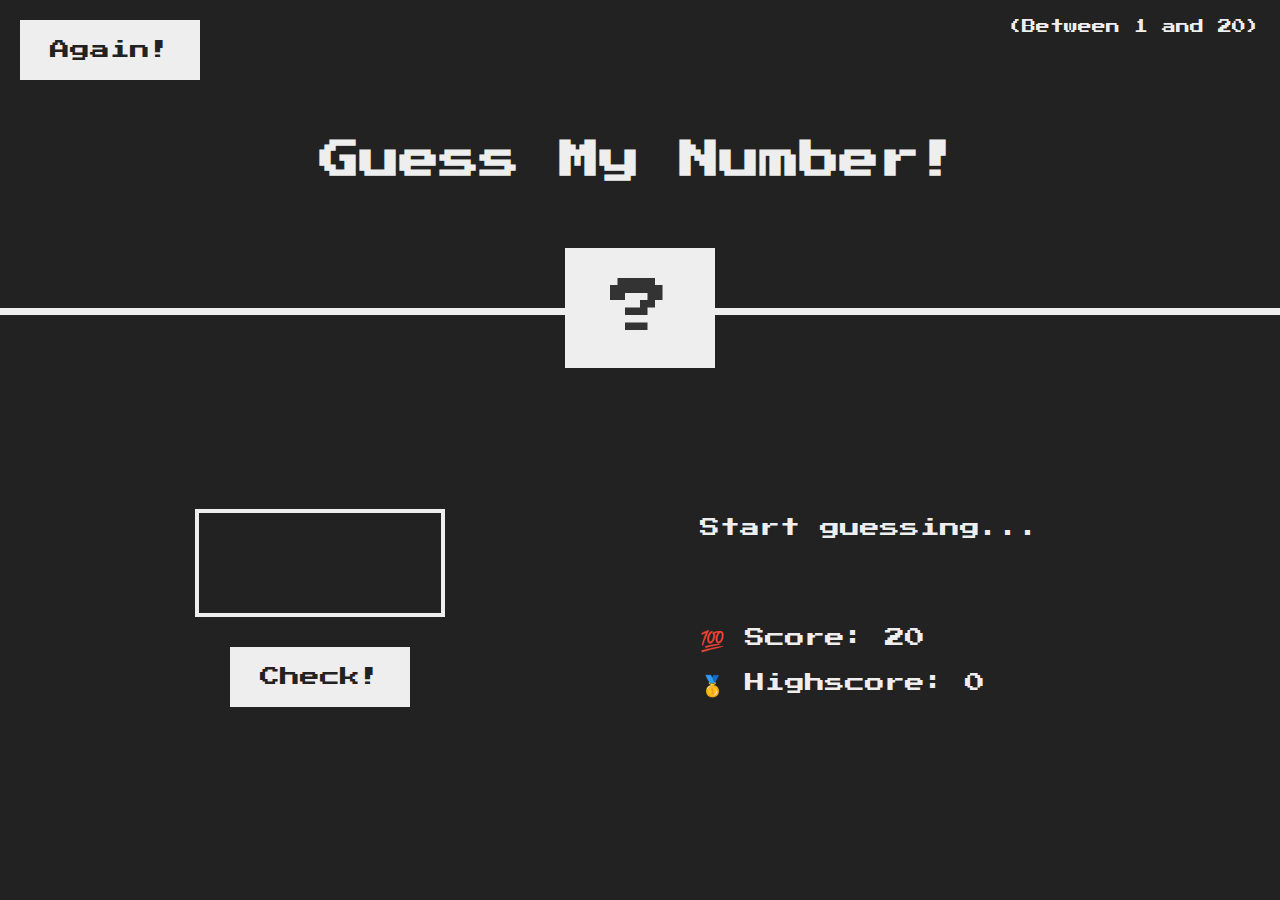
<file: 1_project_GuessTheNumber/index.html>
<!DOCTYPE html>
<html lang="en">
  <head>
    <meta charset="UTF-8" />
    <meta name="viewport" content="width=device-width, initial-scale=1.0" />
    <meta http-equiv="X-UA-Compatible" content="ie=edge" />
    <link rel="stylesheet" href="style.css" />
    <title>Guess My Number!</title>
  </head>
  <body>
    <header>
      <h1>Guess My Number!</h1>
      <p class="between">(Between 1 and 20)</p>
      <button class="btn again">Again!</button>
      <div class="number">?</div>
    </header>
    <main>
      <section class="left">
        <input type="number" class="guess" />
        <button class="btn check">Check!</button>
      </section>
      <section class="right">
        <p class="message">Start guessing...</p>
        <p class="label-score">💯 Score: <span class="score">20</span></p>
        <p class="label-highscore">
          🥇 Highscore: <span class="highscore">0</span>
        </p>
      </section>
    </main>
    <script src="script.js"></script>
  </body>
</html>
</file>
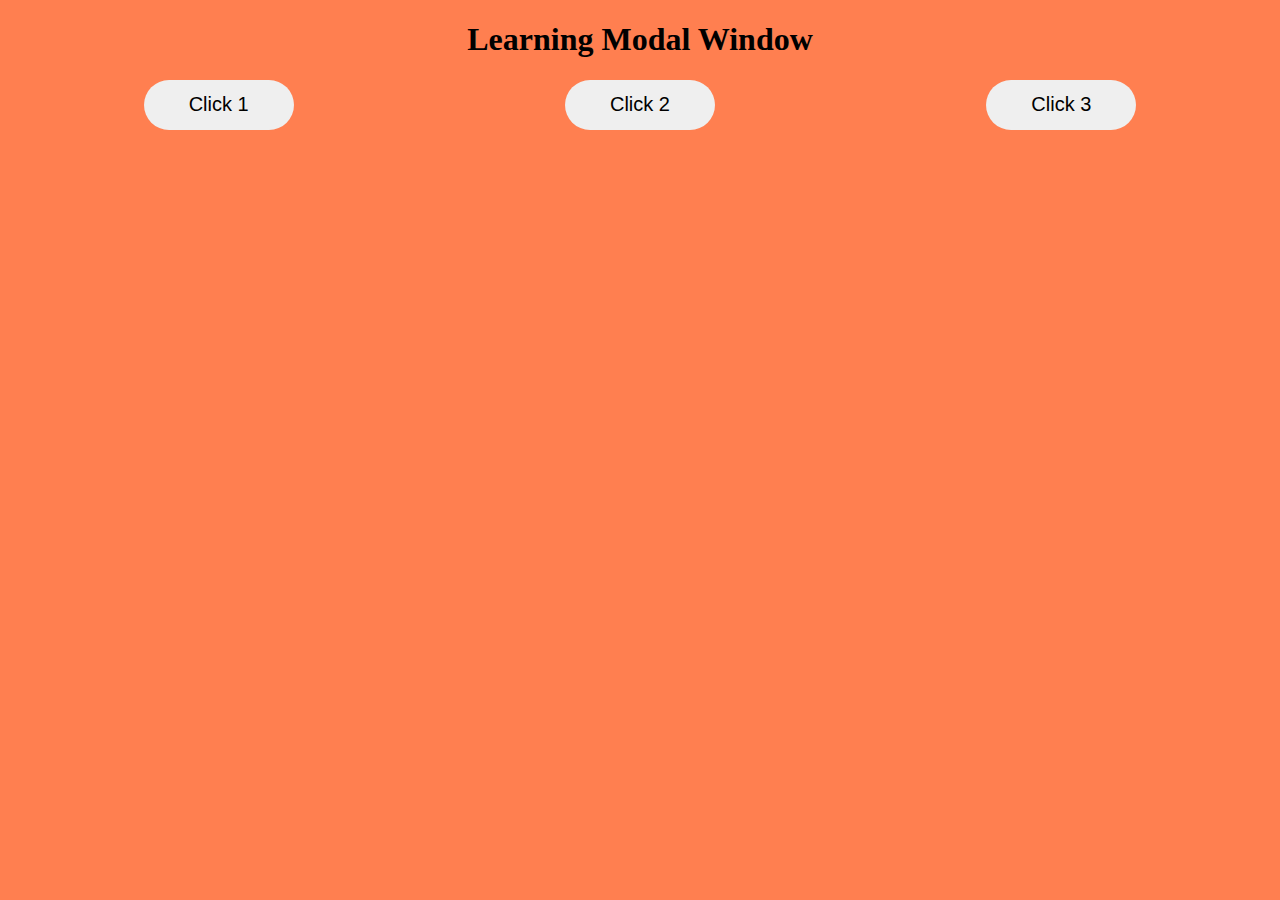
<file: 2_project_Modal_Window/index.html>
<!DOCTYPE html>
<html lang="en">
<head>
    <meta charset="UTF-8">
    <meta name="viewport" content="width=device-width, initial-scale=1.0">
    <title>Creating Modal Window</title>
    <link rel='stylesheet' href="./style.css">
</head>
<body>
    <h1 class="heading"><center>Learning Modal Window</center></h1>
    
    <div class="container">
            <button class="first btn">Click 1</button>
            <button class="second btn">Click 2</button>
            <button class="third btn">Click 3</button>
    </div>
    <div class="modal-window hidden">
        <button class="cross-btn">&times;</button>
        <div class="row">
            <h2>This is a modal window</h2>
            <p>Lorem ipsum dolor sit amet consectetur adipisicing elit. Numquam assumenda voluptate molestiae necessitatibus vel ullam in, nesciunt, atque itaque, saepe quae quis? Aut soluta doloremque temporibus obcaecati nam architecto rerum, enim ea hic necessitatibus optio odio nobis unde commodi, quas eos repellat sunt perferendis totam laboriosam. Delectus exercitationem tempore fuga!</p>
        </div>
    </div>
    <div class="overlay hidden"></div>

    <script src="./script.js"></script>
</body>
</html>
</file>
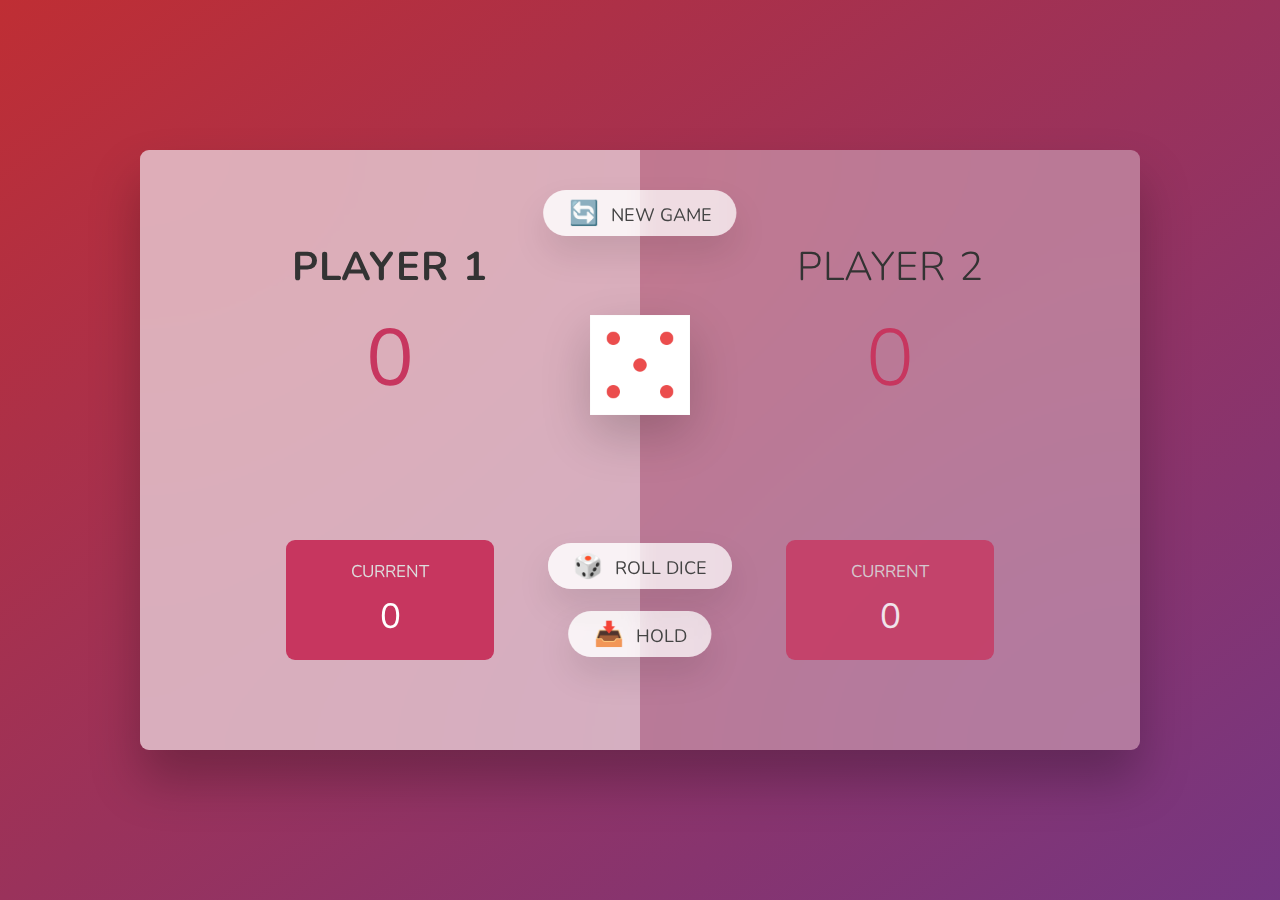
<file: 3_pigGame/index.html>
<!DOCTYPE html>
<html lang="en">
  <head>
    <meta charset="UTF-8" />
    <meta name="viewport" content="width=device-width, initial-scale=1.0" />
    <meta http-equiv="X-UA-Compatible" content="ie=edge" />
    <title>Pig Game</title>
    <link rel="stylesheet" href="style.css" />
  </head>
  <body>
    <main>
      <section class="player player--0 player--active">
        <h2 class="name" id="name--0">Player 1</h2>
        <p class="score" id="score--0">0</p>
        <div class="current">
          <p class="current-label">Current</p>
          <p class="current-score" id="current--0">0</p>
        </div>
      </section> 
      <section class="player player--1">
        <h2 class="name" id="name--1">Player 2</h2>
        <p class="score" id="score--1">0</p>
        <div class="current">
          <p class="current-label">Current</p>
          <p class="current-score" id="current--1">0</p>
        </div>
      </section>

      <img src="./images/dice-5.png" alt="Playing dice" class="dice" />
      <button class="btn btn--new">🔄 New game</button>
      <button class="btn btn--roll">🎲 Roll dice</button>
      <button class="btn btn--hold">📥 Hold</button>
    </main>
    <script src="script.js"></script>
  </body>
</html>
</file>
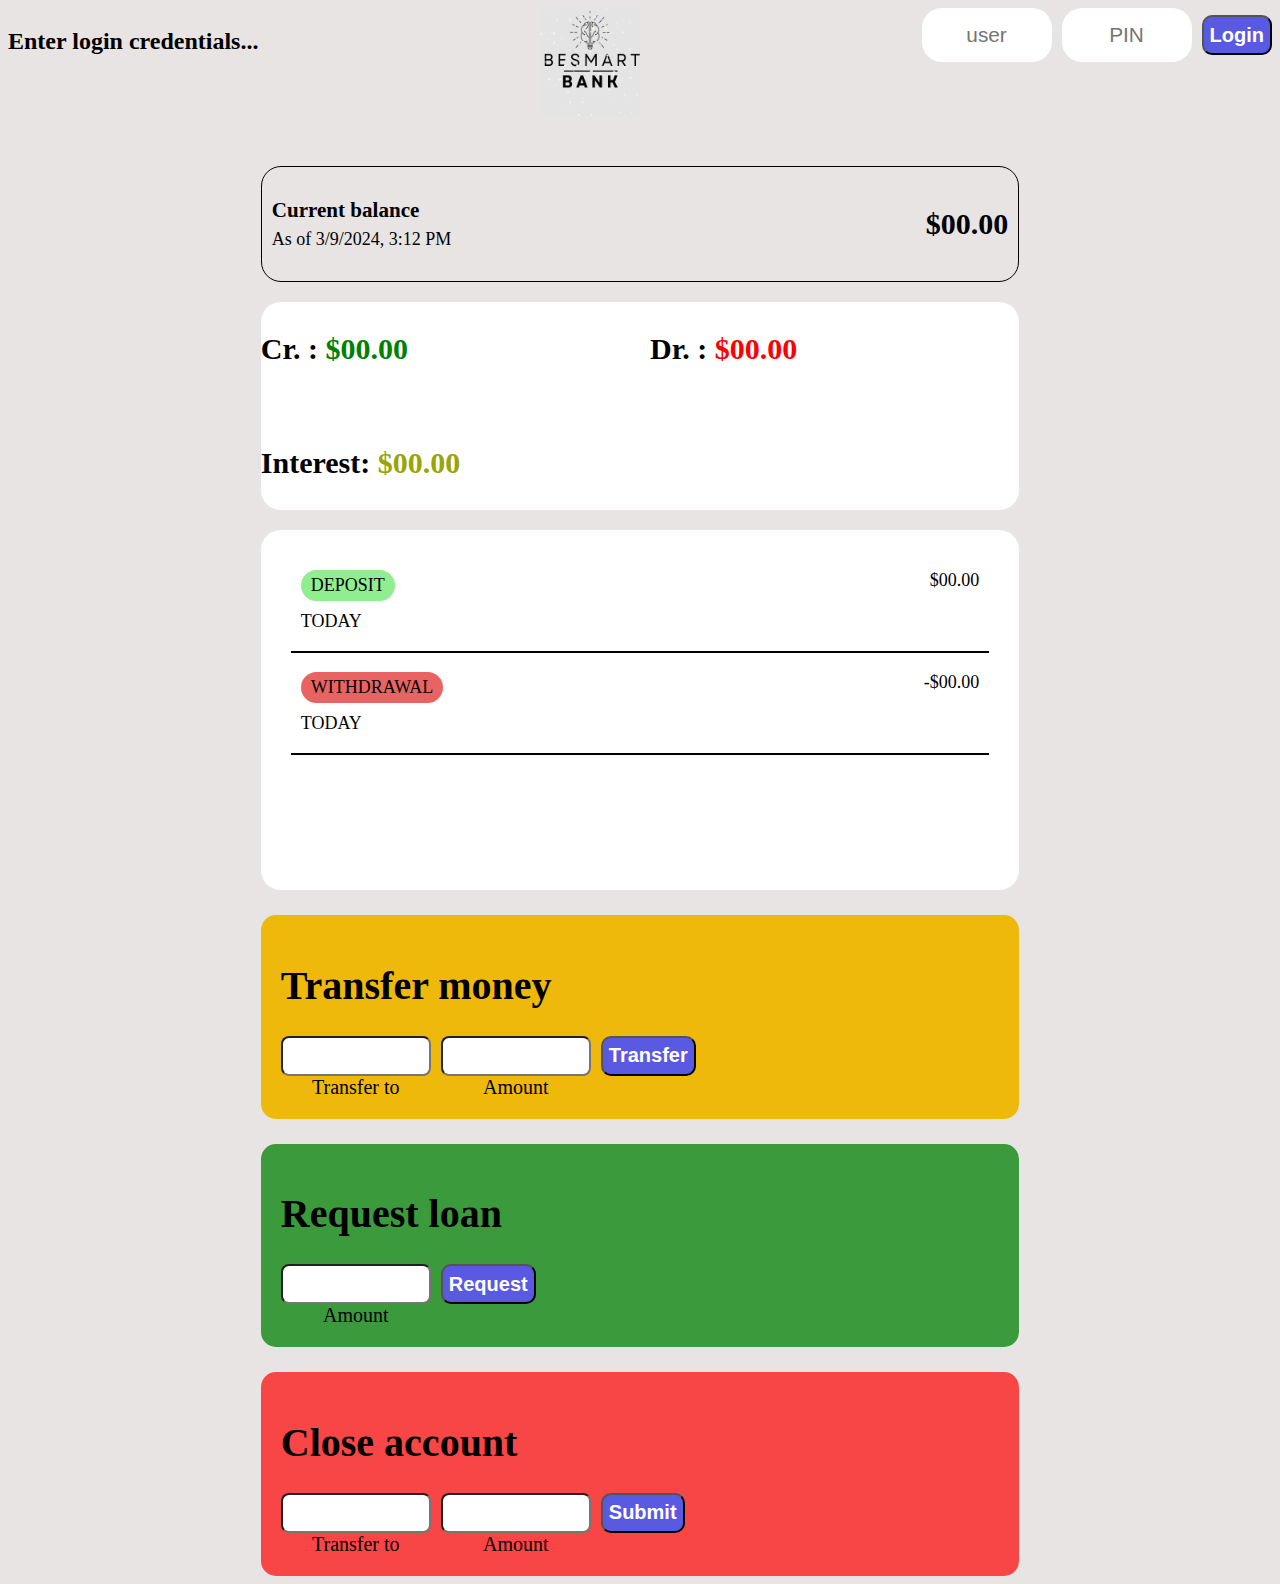
<file: 4_beSmart_Bank_project/index.html>
<!DOCTYPE html>
<html lang="en">
<head>
    <meta charset="UTF-8">
    <meta name="viewport" content="width=device-width, initial-scale=1.0">
    <title>MyBank App</title>
    <link rel="stylesheet" href="./style.css">
</head>
<body>
    <div class="nav-bar">
        <h2 class="welcome-text">Enter login credentials...</h2>
        <img src="./images/beSmart_bank_logo.png" alt="website logo" class="website-logo">
        <div class="login-credentials">
            <form action="#" class="login-form">
                <input type="text" id="user-ID" placeholder="user" class="nav-user-id-input">
                <input type="password" id="user-Pin" placeholder="PIN" maxlength="4" class="nav-user-pin-input">
                <button class="btn btn-user-credentials-login">Login</button>
            </form>
            <p class="wrong-creadentials-text">User not found, check user id/password.</p>
        </div>
    </div>
    <main class="main-body">
        <div class="transactions-div">
            <div class="current-balance">
                <div class="curr-bal-details">
                    <h3>Current balance</h3>
                    <p>As of <span class="curr-date">3/9/2024</span>, <span class="curr-time">3:12 PM</span></p>
                </div>
                <div class="current-balance-amount">
                    <p>$00.00</p>
                </div>
            </div>
            <div class="in-out-interest-div">
                <p >Cr. : <span class="in-total-credited">$00.00</span></p>
                <p>Dr. : <span class="out-total-debited">$00.00</span></p>
                <p>Interest: <span class="interest-amount">$00.00</span></p>
            </div>
            <div class="current-user-transactions-and-transfer-request-close">
                <div class="current-user-transactions">
                    <div class="user-transaction-details">
                        <div class="deposit-withdraw-date">
                            <span class="deposited-transaction">DEPOSIT</span>
                            <span class="">TODAY</span>
                        </div>
                        <div class="current-transaction-amount">$00.00</div>
                    </div>
                    <hr>
                    <div class="user-transaction-details">
                        <div class="deposit-withdraw-date">
                            <span class="withdrawal-transaction">WITHDRAWAL</span>
                            <span class="">TODAY</span>
                        </div>
                        <div class="current-transaction-amount">-$00.00</div>
                    </div>
                    <hr>
                </div>
                <div class="transfer-request-close-account">
                    <div class="transfer-money">
                        <h1>Transfer money</h1>
                        <form action="#" class="transfer-to-form">
                            <div class="transfer-to-div">
                                <input type="text" class="input-transfer-money-transfer-to">
                                <label for="transfer to">Transfer to</label>
                            </div>
                            <div class="input-amount">
                                <input type="text" class="input-transfer-money-amount">
                                <label for="amount">Amount</label>
                            </div>
                            <button class="btn btn-transfer-money">Transfer</button>
                        </form>
                        <div class="display-if-something-wrong">
                            <p class="display-logged-in-user-not-found">First log in with your account.</p>
                            <p class="display-insufficient-balance">insufficient balance!!!</p>
                            <p class="display-transfer-to-user-not-found">Transfer to user not found!!!</p>
                        </div>
                    </div>
                    <div class="request-loan">
                        <h1>Request loan</h1>
                        <form action="#" class="request-loan-form">
                            <div class="input-amount">
                                <input type="text" class="input-request-loan-amount">
                                <label for="Transfer to">Amount</label>
                            </div>
                            <button class="btn btn-request-loan">Request</button>
                        </form>
                    </div>
                    <div class="close-account">
                        <h1>Close account</h1>
                        <form action="#" class="transfer-to-form">
                            <div class="transfer-to-div">
                                <input type="text" class="input-close-account-transfer-to">
                                <label for="Transfer to">Transfer to</label>
                            </div>
                            <div class="input-amount">
                                <input type="text" class="input-close-account-amount">
                                <label for="Transfer to">Amount</label>
                            </div>
                            <button class="btn btn-close-account">Submit</button>
                        </form>
                    </div>
                </div>
            </div>
        </div>
    </main>

    <script src="./script.js"></script>
</body>
</html>
</file>
<file: 1_project_GuessTheNumber/style.css>
@import url('https://fonts.googleapis.com/css?family=Press+Start+2P&display=swap');

* {
  margin: 0;
  padding: 0;
  box-sizing: inherit;
}

html {
  font-size: 62.5%;
  box-sizing: border-box;
}

body {
  font-family: 'Press Start 2P', sans-serif;
  color: #eee;
  background-color: #222;
  /* background-color: #60b347; */
}

/* LAYOUT */
header {
  position: relative;
  height: 35vh;
  border-bottom: 7px solid #eee;
}

main {
  height: 65vh;
  color: #eee;
  display: flex;
  align-items: center;
  justify-content: space-around;
}

.left {
  width: 52rem;
  display: flex;
  flex-direction: column;
  align-items: center;
}

.right {
  width: 52rem;
  font-size: 2rem;
}

/* ELEMENTS STYLE */
h1 {
  font-size: 4rem;
  text-align: center;
  position: absolute;
  width: 100%;
  top: 52%;
  left: 50%;
  transform: translate(-50%, -50%);
}

.number {
  background: #eee;
  color: #333;
  font-size: 6rem;
  width: 15rem;
  padding: 3rem 0rem;
  text-align: center;
  position: absolute;
  bottom: 0;
  left: 50%;
  transform: translate(-50%, 50%);
}

.between {
  font-size: 1.4rem;
  position: absolute;
  top: 2rem;
  right: 2rem;
}

.again {
  position: absolute;
  top: 2rem;
  left: 2rem;
}

.guess {
  background: none;
  border: 4px solid #eee;
  font-family: inherit;
  color: inherit;
  font-size: 5rem;
  padding: 2.5rem;
  width: 25rem;
  text-align: center;
  display: block;
  margin-bottom: 3rem;
}

.btn {
  border: none;
  background-color: #eee;
  color: #222;
  font-size: 2rem;
  font-family: inherit;
  padding: 2rem 3rem;
  cursor: pointer;
}

.btn:hover {
  background-color: #ccc;
}

.message {
  margin-bottom: 8rem;
  height: 3rem;
}

.label-score {
  margin-bottom: 2rem;
}
</file>
<file: 2_project_Modal_Window/style.css>
body {
    background-color:coral;
}

.container {
    display: flex;
    justify-content: space-around;
}

.btn {
    font-size: 20px;
    width: 150px;
    height: 50px;
    border-radius: 30px;
    cursor: pointer;
    border: none;
}

.btn:hover {
    border: 1px solid black;
    background-color: lightyellow;
}

.modal-window {
    font-size: 1.1rem;
    background-color: white;
    border: 2px solid yellow;
    position: absolute;
    top: 50%;
    left: 50%;
    align-items: center;
    padding: 2rem;
    transform: translate(-50%, -50%);
    width: 500px;
    border-radius: 15px;
    z-index: 2;
}

.hidden {
    display: none;
}

.row {
    display: flex;
    flex-direction: column;
    justify-content: center;
    align-items: center;
}

.overlay {
    position: absolute;
    top: 0;
    left: 0;
    width: 100%;
    height: 100%;
    background-color: rgba(0, 0, 0, 0.6);
    backdrop-filter: blur(3px);
    z-index: 1;
}
</file>
<file: 3_pigGame/style.css>
@import url('https://fonts.googleapis.com/css2?family=Nunito&display=swap');

* {
  margin: 0;
  padding: 0;
  box-sizing: inherit;
}

html {
  font-size: 62.5%;
  box-sizing: border-box;
}

body {
  font-family: 'Nunito', sans-serif;
  font-weight: 400;
  height: 100vh;
  color: #333;
  background-image: linear-gradient(to top left, #753682 0%, #bf2e34 100%);
  display: flex;
  align-items: center;
  justify-content: center;
}

/* LAYOUT */
main {
  position: relative;
  width: 100rem;
  height: 60rem;
  background-color: rgba(255, 255, 255, 0.35);
  backdrop-filter: blur(200px);
  filter: blur();
  box-shadow: 0 3rem 5rem rgba(0, 0, 0, 0.25);
  border-radius: 9px;
  overflow: hidden;
  display: flex;
}

.player {
  flex: 50%;
  padding: 9rem;
  display: flex;
  flex-direction: column;
  align-items: center;
  transition: all 0.75s;
}

/* ELEMENTS */
.name {
  position: relative;
  font-size: 4rem;
  text-transform: uppercase;
  letter-spacing: 1px;
  word-spacing: 2px;
  font-weight: 300;
  margin-bottom: 1rem;
}

.score {
  font-size: 8rem;
  font-weight: 300;
  color: #c7365f;
  margin-bottom: auto;
}

.player--active {
  background-color: rgba(255, 255, 255, 0.4);
}
.player--active .name {
  font-weight: 700;
}
.player--active .score {
  font-weight: 400;
}

.player--active .current {
  opacity: 1;
}

.current {
  background-color: #c7365f;
  opacity: 0.8;
  border-radius: 9px;
  color: #fff;
  width: 65%;
  padding: 2rem;
  text-align: center;
  transition: all 0.75s;
}

.current-label {
  text-transform: uppercase;
  margin-bottom: 1rem;
  font-size: 1.7rem;
  color: #ddd;
}

.current-score {
  font-size: 3.5rem;
}

/* ABSOLUTE POSITIONED ELEMENTS */
.btn {
  position: absolute;
  left: 50%;
  transform: translateX(-50%);
  color: #444;
  background: none;
  border: none;
  font-family: inherit;
  font-size: 1.8rem;
  text-transform: uppercase;
  cursor: pointer;
  font-weight: 400;
  transition: all 0.2s;

  background-color: white;
  background-color: rgba(255, 255, 255, 0.6);
  backdrop-filter: blur(10px);

  padding: 0.7rem 2.5rem;
  border-radius: 50rem;
  box-shadow: 0 1.75rem 3.5rem rgba(0, 0, 0, 0.1);
}

.btn::first-letter {
  font-size: 2.4rem;
  display: inline-block;
  margin-right: 0.7rem;
}

.btn--new {
  top: 4rem;
}
.btn--roll {
  top: 39.3rem;
}
.btn--hold {
  top: 46.1rem;
}

.btn:active {
  transform: translate(-50%, 3px);
  box-shadow: 0 1rem 2rem rgba(0, 0, 0, 0.15);
}

.btn:focus {
  outline: none;
}

.dice {
  position: absolute;
  left: 50%;
  top: 16.5rem;
  transform: translateX(-50%);
  height: 10rem;
  box-shadow: 0 2rem 5rem rgba(0, 0, 0, 0.2);
}

.player--winner {
  background-color: #2f2f2f;
}

.player--winner .name {
  font-weight: 700;
  color: #c7365f;
}

.display--none {
  display: none;
}
</file>
<file: 4_beSmart_Bank_project/style.css>
body {
    background-color:#e8e4e4;
    /* max-width: 100%; */
    /* max-width: 100vw; */
    /* background-color:rgb(247, 239, 229);  */
}

hr {
    border: 1px solid black;
}

button {
    cursor: pointer;
}

.nav-bar {
    display: flex;
    justify-content: space-between;
    /* align-items: center; */
    /* align-content: center; */
    /* vertical-align: top; */
}

.website-logo {
    width: 100px;
}

.login-form {
    display: flex;
    gap: 10px;
    align-items: center;
    justify-content: center;
}

.login-form > input {
    /* margin: 5px; */
    font-size: 1.3rem;
    width: 130px;
    border: none;
    padding: 15px;
    border-radius: 20px;
    text-align: center;
    box-sizing:border-box;
}

.login-form > input:hover {
    /* border: 1px solid rgb(0, 0, 0); */
    background-color: lightgray;
    
}

.login-credentials {
    display: grid;
    grid-template-rows: 1fr 1fr;
    grid-template-columns: 1fr;
    justify-content: center;
    align-items: center;
}

.wrong-creadentials-text {
    display: none;
    color: red;
    font-weight: bold;
    text-align: center;
}

.main-body {
    margin-top: 50px;
    width: 100%;
    display: flex;
    justify-content: center;
    align-items: center;
    /* when user credentials is true, main-body will be displayed and opacity become 100. */
    opacity: 100;
}

.deposit-withdraw-date {
    display: grid;
    gap: 10px;
}

.transactions-div {
    display: grid;
    gap: 20px;
    width: 60%;
    font-size: 18px;
}

.current-balance {
    display: flex;
    justify-content: space-between;
    border: 1px solid black;
    padding: 10px;
    border-radius: 20px;
}

.curr-bal-details > p {
    margin-top: -15px;
}

.current-balance-amount {
    font-size: 30px;
    font-weight: bold;
}

.current-user-transactions-and-transfer-request-close {
    display: grid;
    grid-template-rows: 1fr;
    grid-template-columns: 1fr 1fr;
    gap: 25px;
    /* height: 700px; */
}

.current-user-transactions {
    background-color: white;
    padding: 30px;
    border-radius: 20px;
    height: 50vh;
    overflow: scroll;
}

.current-user-transactions > div {
    padding: 10px;
}

.deposited-transaction {
    background-color:lightgreen;
    padding: 5px 10px 5px 10px;
    border-radius: 20px;
}

.withdrawal-transaction {
    background-color: rgb(234, 99, 99);  
    padding: 5px 10px 5px 10px;
    border-radius: 20px;
}

.transfer-request-close-account {
    display: grid;
    grid-template-rows: 1fr 1fr 1fr;
    grid-template-columns: 1fr;
    gap: 25px;
}

.transfer-money, .request-loan, .close-account {
    /* height: 150px; */
    padding: 20px;
    border-radius: 15px;
    font-size: 20px;
}

.user-transaction-details {
    display: flex;
    justify-content: space-between;
}

.transfer-to-form, .request-loan-form, .close-account-form  {
    display: flex;
    gap: 10px;
}

.display-insufficient-balance, .display-transfer-to-user-not-found, .display-logged-in-user-not-found {
    position: absolute;
    display: none;
    color: red;
    font-weight: bold;
}

.transfer-to-div,
.input-amount {
    display: flex;
    flex-direction: column;
    align-items: center;
}

.transfer-to-div > input,
.input-amount > input {
    font-size: 20px;
    padding: 5px;
    width: 150px;
    border-radius: 8px;
    height: 40px;
    box-sizing:border-box;
}

.transfer-to-div > input:focus,
.input-amount > input:focus {
    background-color: white;
}

.transfer-money {
    background-color: rgb(238, 185, 10);
}

.request-loan {
    background-color: rgb(59, 154, 59);
}

.close-account {
    background-color:rgb(248, 70, 70);
}

.btn {
    background-color: rgb(89, 89, 226);
    color: white;
    font-size: 20px;
    height: 40px;
    border-radius: 10px;
    box-sizing:border-box;
    font-weight: bold;
}

.btn:hover {
    background-color: blue;
}

.in-out-interest-div {
    display: grid;
    grid-template-rows: 1fr 1fr;
    grid-template-columns: 1fr 1fr;
    gap: 20px;
    font-size: 30px;
    font-weight: bold;
    /* justify-content: space-between; */
    /* align-items: center; */
    background-color: white;
    border-radius: 20px;
    margin-top: 0;
}

.in-total-credited {
    color: green;
}

.out-total-debited {
    color: red;
}

.interest-amount {
    color:rgb(152, 165, 6);
}

@media (min-width: 1301px) and (max-width: 1500px) {
    .user-transaction-details {
        display: flex;
        flex-direction: column;
        gap: 10px;
    }
}
@media (max-width: 600px) {
    .nav-bar {
        display: grid;
        grid-template-rows: 1fr 1fr;
        grid-template-columns: 1fr 1fr;
        overflow:none;
    }
}
@media (max-width: 1300px) {
    .current-user-transactions-and-transfer-request-close {
        display: flex;
        flex-direction: column;
    }
    .current-user-transactions {
        height: 300px;
    }
}

/* start using vh and vw for width and height, because when user zoom in, we want to keep the size of that div or element as per the viewport height or width.*/
</file>
